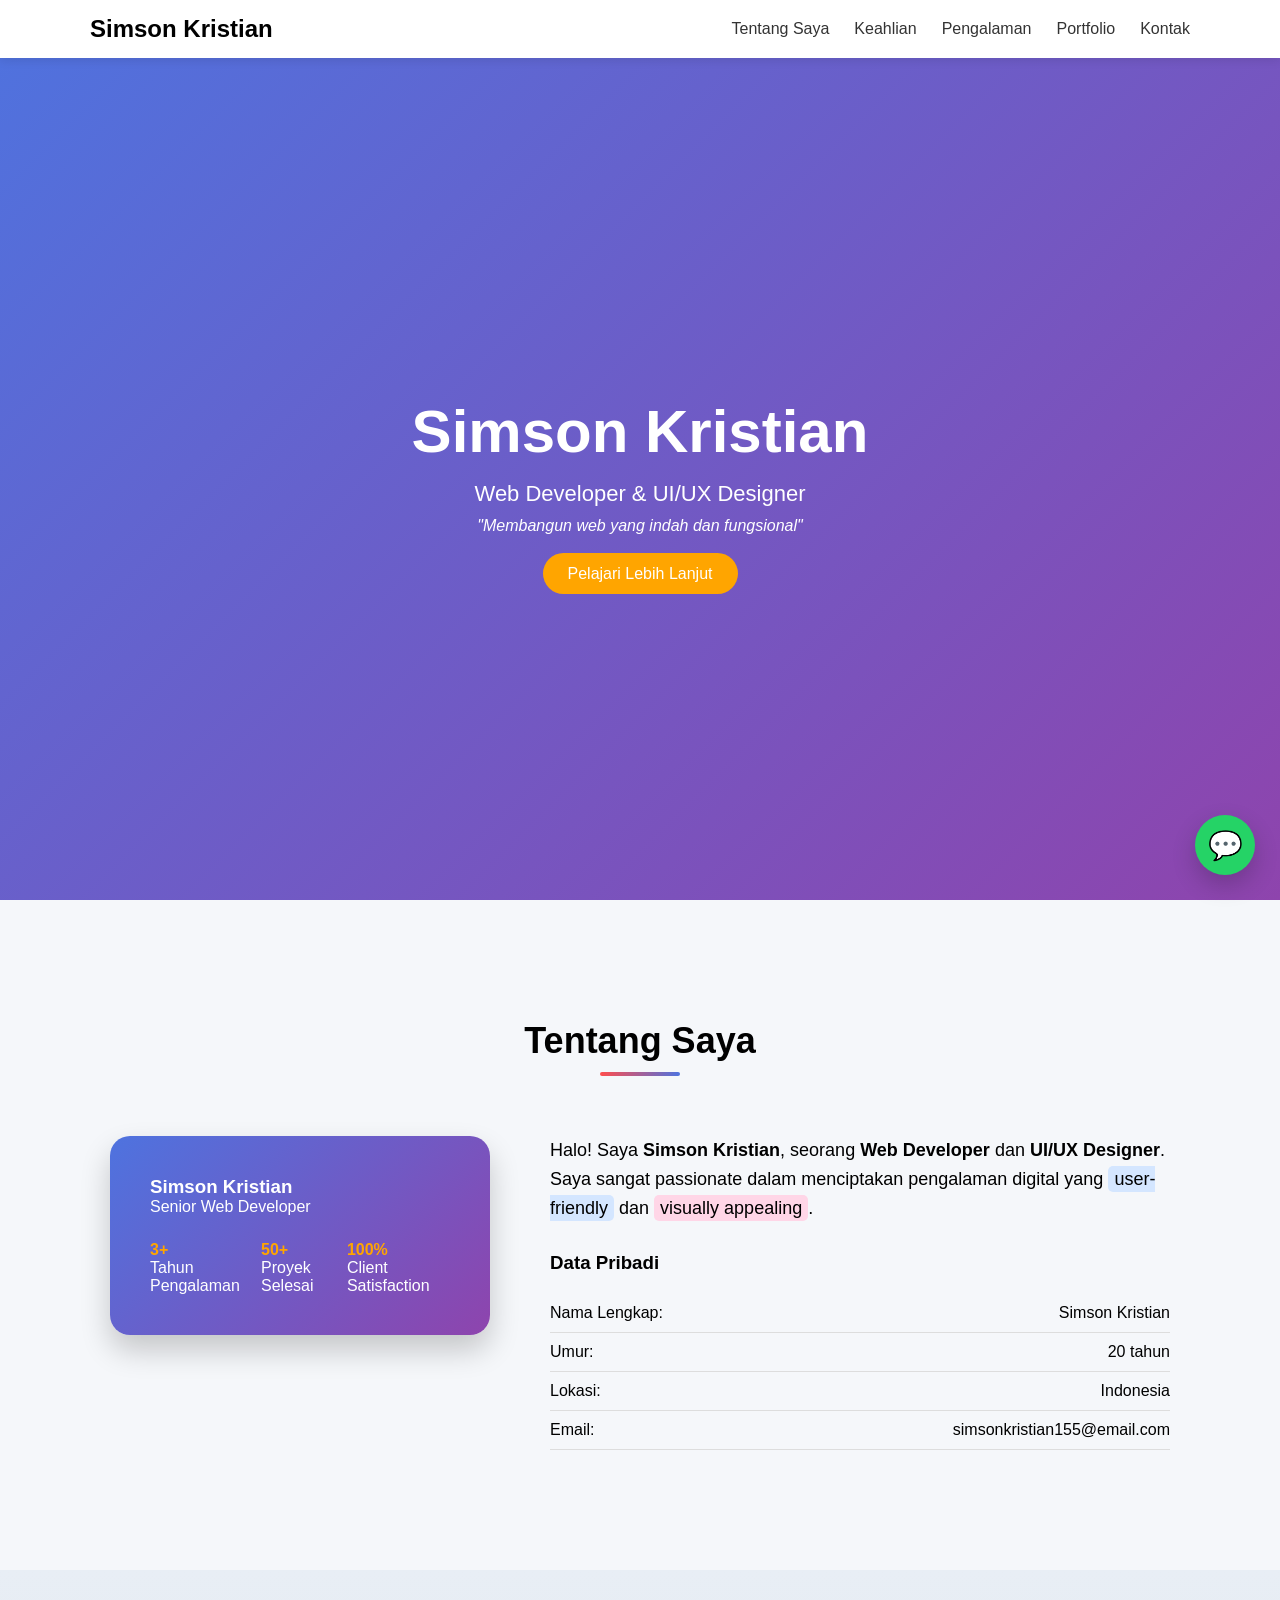
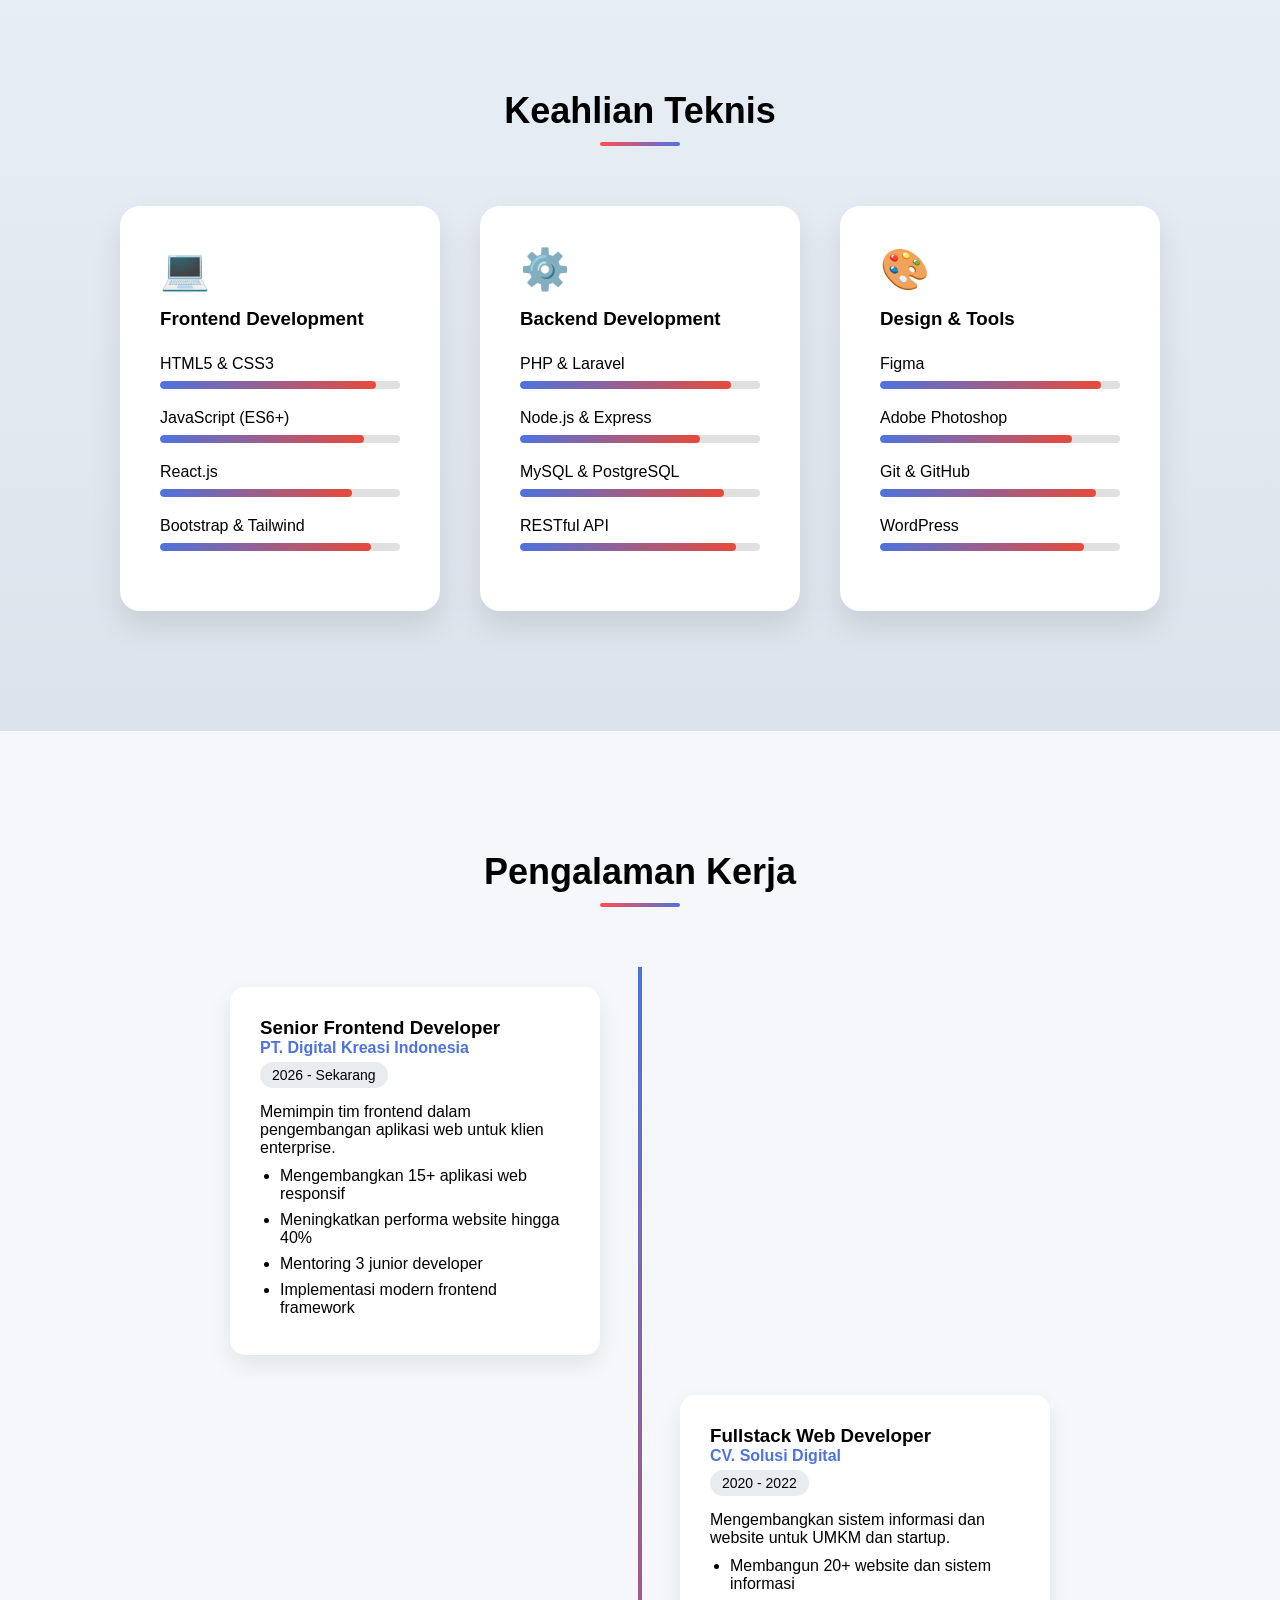
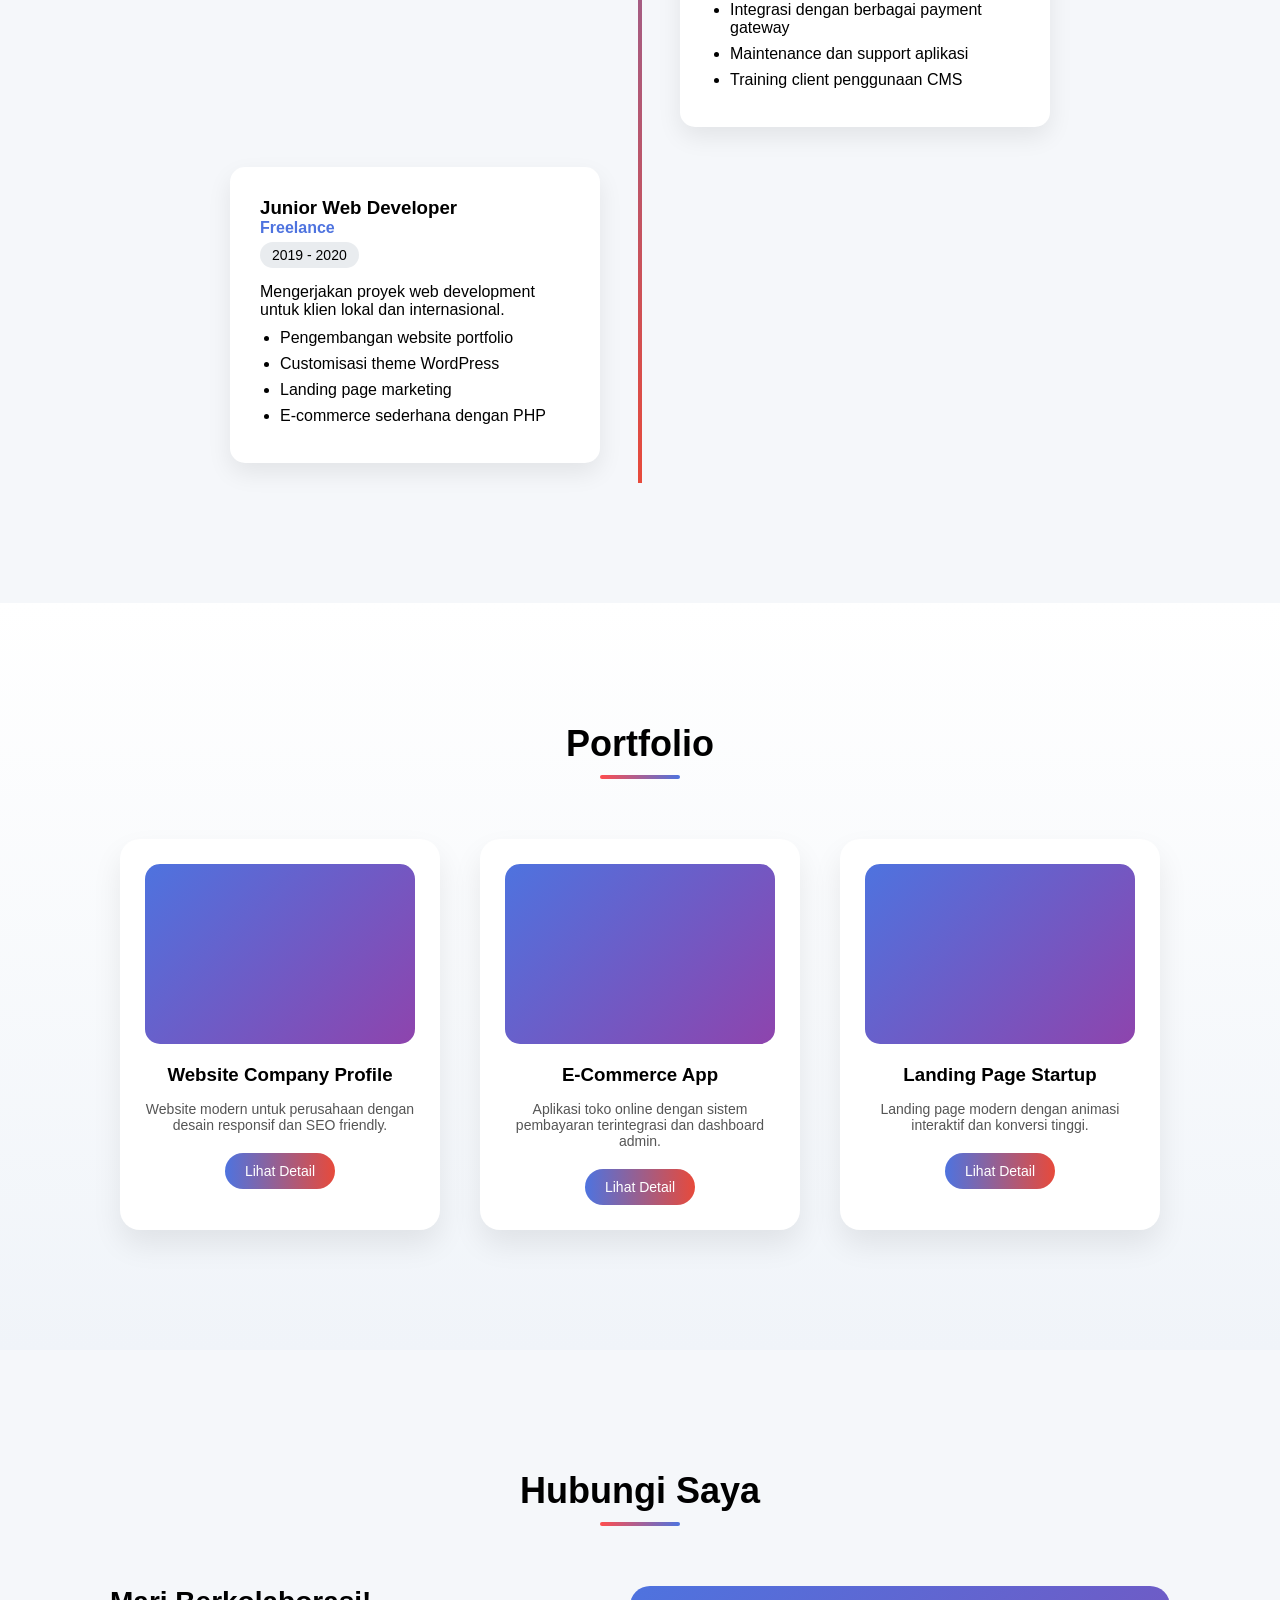
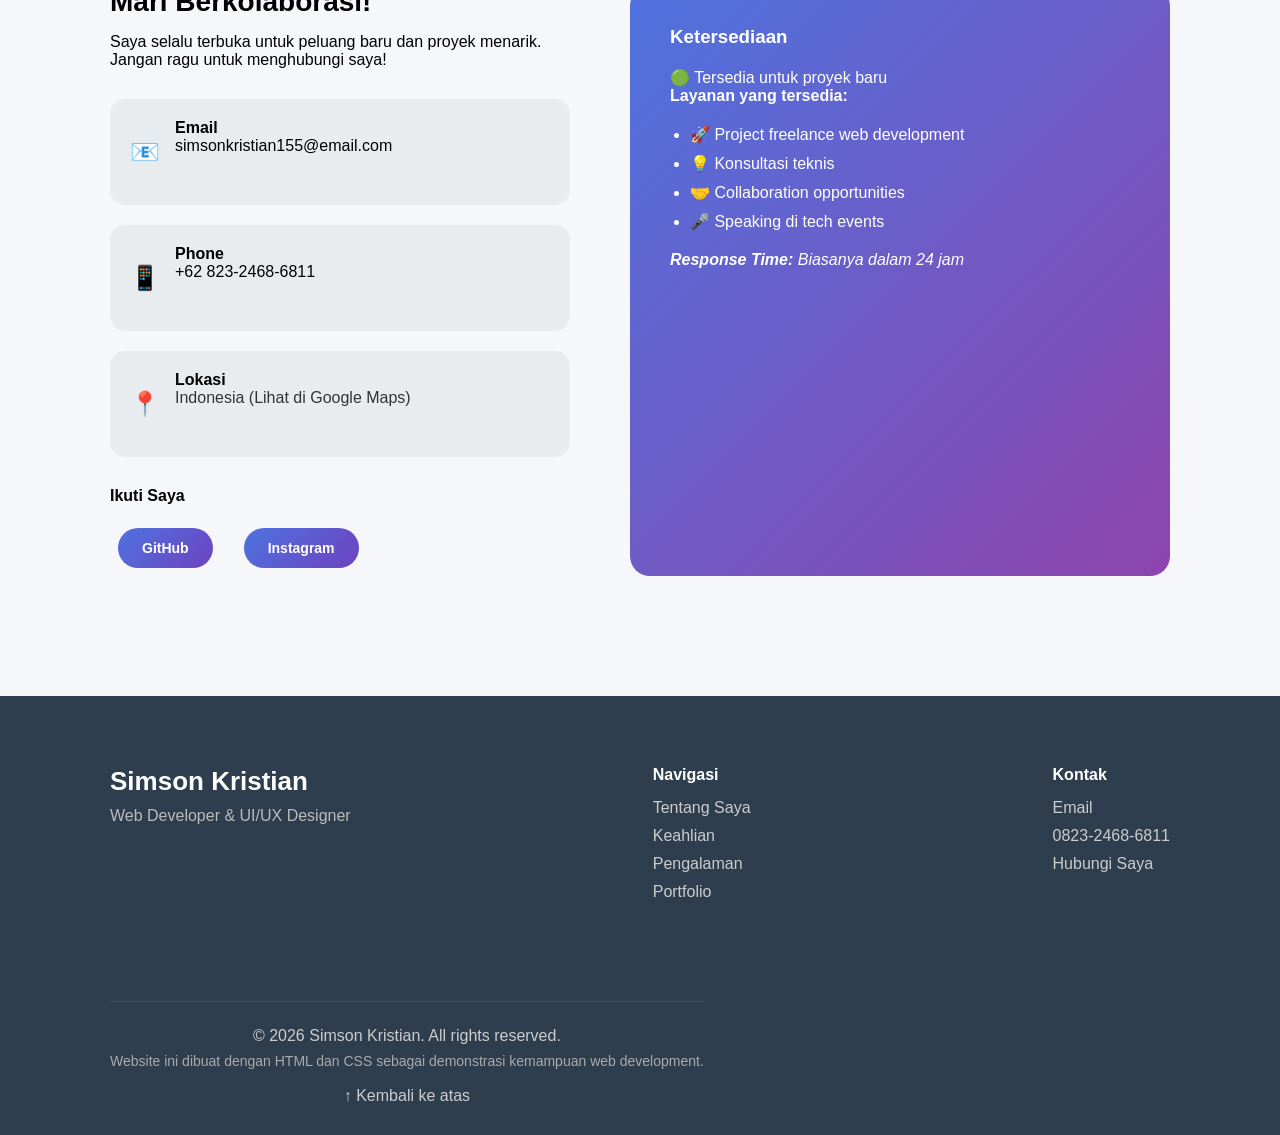
<file: index.html>
<!DOCTYPE html>
<html lang="id">
<head>
    <meta charset="UTF-8">
    <title>Simson Kristian</title>
    <meta name="viewport" content="width=device-width, initial-scale=1.0">
    <link rel="stylesheet" href="style.css">
</head>
<body>

<!-- NAVBAR -->
<nav class="navbar">
    <div class="container nav-container">
        <h2 class="logo">Simson Kristian</h2>
        <ul class="nav-links">
            <li><a href="#about">Tentang Saya</a></li>
            <li><a href="#skills">Keahlian</a></li>
            <li><a href="#pengalaman">Pengalaman</a></li>
            <li><a href="#portfolio">Portfolio</a></li>
            <li><a href="#kontak">Kontak</a></li>
        </ul>
    </div>
</nav>

<!-- HERO -->
<section class="hero">
    <div class="hero-content">
        <h1>Simson Kristian</h1>
        <p class="subtitle">Web Developer & UI/UX Designer</p>
        <p class="quote">"Membangun web yang indah dan fungsional"</p>
        <a href="#about" class="btn">Pelajari Lebih Lanjut</a>
    </div>
</section>

<!-- ABOUT FULL -->
<section class="about" id="about">
    <div class="container">

        <h2 class="section-title">Tentang Saya</h2>

        <div class="about-wrapper">

            <!-- CARD KIRI -->
            <div class="about-card">
                <h3>Simson Kristian</h3>
                <p>Senior Web Developer</p>

                <div class="stats">
                    <div>
                        <h4>3+</h4>
                        <span>Tahun Pengalaman</span>
                    </div>
                    <div>
                        <h4>50+</h4>
                        <span>Proyek Selesai</span>
                    </div>
                    <div>
                        <h4>100%</h4>
                        <span>Client Satisfaction</span>
                    </div>
                </div>
            </div>

            <!-- TEXT + DATA -->
            <div class="about-right">

                <div class="about-text">
                    <p>
                        Halo! Saya <strong>Simson Kristian</strong>, seorang 
                        <strong>Web Developer</strong> dan 
                        <strong>UI/UX Designer</strong>.
                    </p>

                    <p>
                        Saya sangat passionate dalam menciptakan pengalaman digital 
                        yang <span class="highlight">user-friendly</span> dan 
                        <span class="highlight2">visually appealing</span>.
                    </p>
                </div>

                <!-- DATA PRIBADI -->
                <div class="data-pribadi">
                    <h3>Data Pribadi</h3>

                    <div class="data-row">
                        <span>Nama Lengkap:</span>
                        <span>Simson Kristian</span>
                    </div>

                    <div class="data-row">
                        <span>Umur:</span>
                        <span>20 tahun</span>
                    </div>

                    <div class="data-row">
                        <span>Lokasi:</span>
                        <span>Indonesia</span>
                    </div>

                    <div class="data-row">
                        <span>Email:</span>
                        <span>simsonkristian155@email.com</span>
                    </div>

                </div>

            </div>

        </div>

    </div>
</section>
<section class="skills" id="skills">
    <div class="container">
        <h2 class="section-title">Keahlian Teknis</h2>

        <div class="skills-wrapper">

            <!-- FRONTEND -->
            <div class="skill-card">
                <div class="icon">💻</div>
                <h3>Frontend Development</h3>

                <div class="skill">
                    <p>HTML5 & CSS3</p>
                    <div class="progress"><span style="width:90%"></span></div>
                </div>

                <div class="skill">
                    <p>JavaScript (ES6+)</p>
                    <div class="progress"><span style="width:85%"></span></div>
                </div>

                <div class="skill">
                    <p>React.js</p>
                    <div class="progress"><span style="width:80%"></span></div>
                </div>

                <div class="skill">
                    <p>Bootstrap & Tailwind</p>
                    <div class="progress"><span style="width:88%"></span></div>
                </div>
            </div>

            <!-- BACKEND -->
            <div class="skill-card">
                <div class="icon">⚙️</div>
                <h3>Backend Development</h3>

                <div class="skill">
                    <p>PHP & Laravel</p>
                    <div class="progress"><span style="width:88%"></span></div>
                </div>

                <div class="skill">
                    <p>Node.js & Express</p>
                    <div class="progress"><span style="width:75%"></span></div>
                </div>

                <div class="skill">
                    <p>MySQL & PostgreSQL</p>
                    <div class="progress"><span style="width:85%"></span></div>
                </div>

                <div class="skill">
                    <p>RESTful API</p>
                    <div class="progress"><span style="width:90%"></span></div>
                </div>
            </div>

            <!-- DESIGN -->
            <div class="skill-card">
                <div class="icon">🎨</div>
                <h3>Design & Tools</h3>

                <div class="skill">
                    <p>Figma</p>
                    <div class="progress"><span style="width:92%"></span></div>
                </div>

                <div class="skill">
                    <p>Adobe Photoshop</p>
                    <div class="progress"><span style="width:80%"></span></div>
                </div>

                <div class="skill">
                    <p>Git & GitHub</p>
                    <div class="progress"><span style="width:90%"></span></div>
                </div>

                <div class="skill">
                    <p>WordPress</p>
                    <div class="progress"><span style="width:85%"></span></div>
                </div>
            </div>

        </div>
    </div>
</section>
<section class="experience" id="pengalaman">
    <div class="container">
        <h2 class="section-title">Pengalaman Kerja</h2>

        <div class="timeline">

            <!-- Item 1 -->
            <div class="timeline-item left">
                <div class="timeline-content">
                    <h3>Senior Frontend Developer</h3>
                    <span class="company">PT. Digital Kreasi Indonesia</span>
                    <span class="year">2026 - Sekarang</span>
                    <p>Memimpin tim frontend dalam pengembangan aplikasi web untuk klien enterprise.</p>
                    <ul>
                        <li>Mengembangkan 15+ aplikasi web responsif</li>
                        <li>Meningkatkan performa website hingga 40%</li>
                        <li>Mentoring 3 junior developer</li>
                        <li>Implementasi modern frontend framework</li>
                    </ul>
                </div>
            </div>

            <!-- Item 2 -->
            <div class="timeline-item right">
                <div class="timeline-content">
                    <h3>Fullstack Web Developer</h3>
                    <span class="company">CV. Solusi Digital</span>
                    <span class="year">2020 - 2022</span>
                    <p>Mengembangkan sistem informasi dan website untuk UMKM dan startup.</p>
                    <ul>
                        <li>Membangun 20+ website dan sistem informasi</li>
                        <li>Integrasi dengan berbagai payment gateway</li>
                        <li>Maintenance dan support aplikasi</li>
                        <li>Training client penggunaan CMS</li>
                    </ul>
                </div>
            </div>

            <!-- Item 3 -->
            <div class="timeline-item left">
                <div class="timeline-content">
                    <h3>Junior Web Developer</h3>
                    <span class="company">Freelance</span>
                    <span class="year">2019 - 2020</span>
                    <p>Mengerjakan proyek web development untuk klien lokal dan internasional.</p>
                    <ul>
                        <li>Pengembangan website portfolio</li>
                        <li>Customisasi theme WordPress</li>
                        <li>Landing page marketing</li>
                        <li>E-commerce sederhana dengan PHP</li>
                    </ul>
                </div>
            </div>

        </div>
    </div>
</section>
<!-- PORTFOLIO -->
<section class="portfolio" id="portfolio">
    <div class="container">
        <h2 class="section-title">Portfolio</h2>

        <div class="portfolio-wrapper">

            <!-- Project 1 -->
            <div class="portfolio-card">
                <div class="portfolio-img"></div>
                <h3>Website Company Profile</h3>
                <p>Website modern untuk perusahaan dengan desain responsif dan SEO friendly.</p>
                <a href="#" class="portfolio-btn">Lihat Detail</a>
            </div>

            <!-- Project 2 -->
            <div class="portfolio-card">
                <div class="portfolio-img"></div>
                <h3>E-Commerce App</h3>
                <p>Aplikasi toko online dengan sistem pembayaran terintegrasi dan dashboard admin.</p>
                <a href="#" class="portfolio-btn">Lihat Detail</a>
            </div>

            <!-- Project 3 -->
            <div class="portfolio-card">
                <div class="portfolio-img"></div>
                <h3>Landing Page Startup</h3>
                <p>Landing page modern dengan animasi interaktif dan konversi tinggi.</p>
                <a href="#" class="portfolio-btn">Lihat Detail</a>
            </div>

        </div>
    </div>
</section>
            <!-- CONTACT SECTION -->
<section class="contact" id="kontak">
    <div class="container">
        <h2 class="section-title">Hubungi Saya</h2>

        <div class="contact-wrapper">

            <!-- LEFT SIDE -->
            <div class="contact-left">
                <h3>Mari Berkolaborasi!</h3>
                <p>Saya selalu terbuka untuk peluang baru dan proyek menarik. Jangan ragu untuk menghubungi saya!</p>

                <div class="contact-box">
                    <span>📧</span>
                    <div>
                        <h4>Email</h4>
                        <p>simsonkristian155@email.com</p>
                    </div>
                </div>

                <div class="contact-box">
                    <span>📱</span>
                    <div>
                        <h4>Phone</h4>
                        <p>+62 823-2468-6811</p>
                    </div>
                </div>

                <div class="contact-box">
                    <span>📍</span>
                    <div>
                        <h4>Lokasi</h4>
                        <p>
                            <a href="https://maps.app.goo.gl/Kqv9KSPCWL1wsiiz9?g_st=iw"
                               target="_blank"
                               rel="noopener noreferrer">
                               Indonesia (Lihat di Google Maps)
                            </a>
                        </p>
                    </div>
                </div>

                <h4 class="follow-title">Ikuti Saya</h4>

                <div class="social-buttons">
                    <a href="https://github.com/simsonkristian155-cloud"
                       class="social-btn"
                       target="_blank"
                       rel="noopener noreferrer">
                       GitHub
                    </a>

                    <a href="https://instagram.com/kirtsiannn"
                       class="social-btn"
                       target="_blank"
                       rel="noopener noreferrer">
                       Instagram
                    </a>
                </div>
            </div>

            <!-- RIGHT SIDE -->
            <div class="contact-right">
                <h3>Ketersediaan</h3>

                <p class="status">🟢 Tersedia untuk proyek baru</p>

                <h4>Layanan yang tersedia:</h4>
                <ul>
                    <li>🚀 Project freelance web development</li>
                    <li>💡 Konsultasi teknis</li>
                    <li>🤝 Collaboration opportunities</li>
                    <li>🎤 Speaking di tech events</li>
                </ul>

                <p class="response-time">
                    <strong>Response Time:</strong> Biasanya dalam 24 jam
                </p>
            </div>

        </div>
    </div>
</section>

<!-- FOOTER -->
<footer class="footer">

    <div class="container footer-wrapper">

        <!-- LEFT -->
        <div class="footer-left">
            <h3>Simson Kristian</h3>
            <p>Web Developer & UI/UX Designer</p>
        </div>

        <!-- NAVIGATION -->
        <div class="footer-nav">
            <h4>Navigasi</h4>
            <ul>
                <li><a href="#about">Tentang Saya</a></li>
                <li><a href="#skills">Keahlian</a></li>
                <li><a href="#pengalaman">Pengalaman</a></li>
                <li><a href="#portfolio">Portfolio</a></li>
            </ul>
        </div>

<!-- CONTACT -->
<div class="footer-contact">
    <h4>Kontak</h4>
    <ul>
        <li>
            <a href="mailto:simsonkristian155@email.com">
                Email
            </a>
        </li>

        <li>
            <a href="tel:+6282324686811">
                0823-2468-6811
            </a>
        </li>

        <li>
            <a href="https://wa.me/6282324686811?text=Halo%20Simson,%20saya%20ingin%20menghubungi%20Anda"
               target="_blank">
               Hubungi Saya
            </a>
        </li>
    </ul>
</div>

    <!-- FOOTER BOTTOM -->
    <div class="footer-bottom">
        <p>© 2026 Simson Kristian. All rights reserved.</p>
        <p class="footer-desc">
            Website ini dibuat dengan HTML dan CSS sebagai demonstrasi kemampuan web development.
        </p>

        <a href="#" class="back-top">↑ Kembali ke atas</a>
    </div>

<!-- FLOATING WHATSAPP BUTTON -->
<a href="https://wa.me/6282324686811?text=Halo%20Simson,%20saya%20tertarik%20dengan%20jasa%20Anda"
   class="floating-wa"
   target="_blank">
   💬
</a>
</body>
</html>
</file>
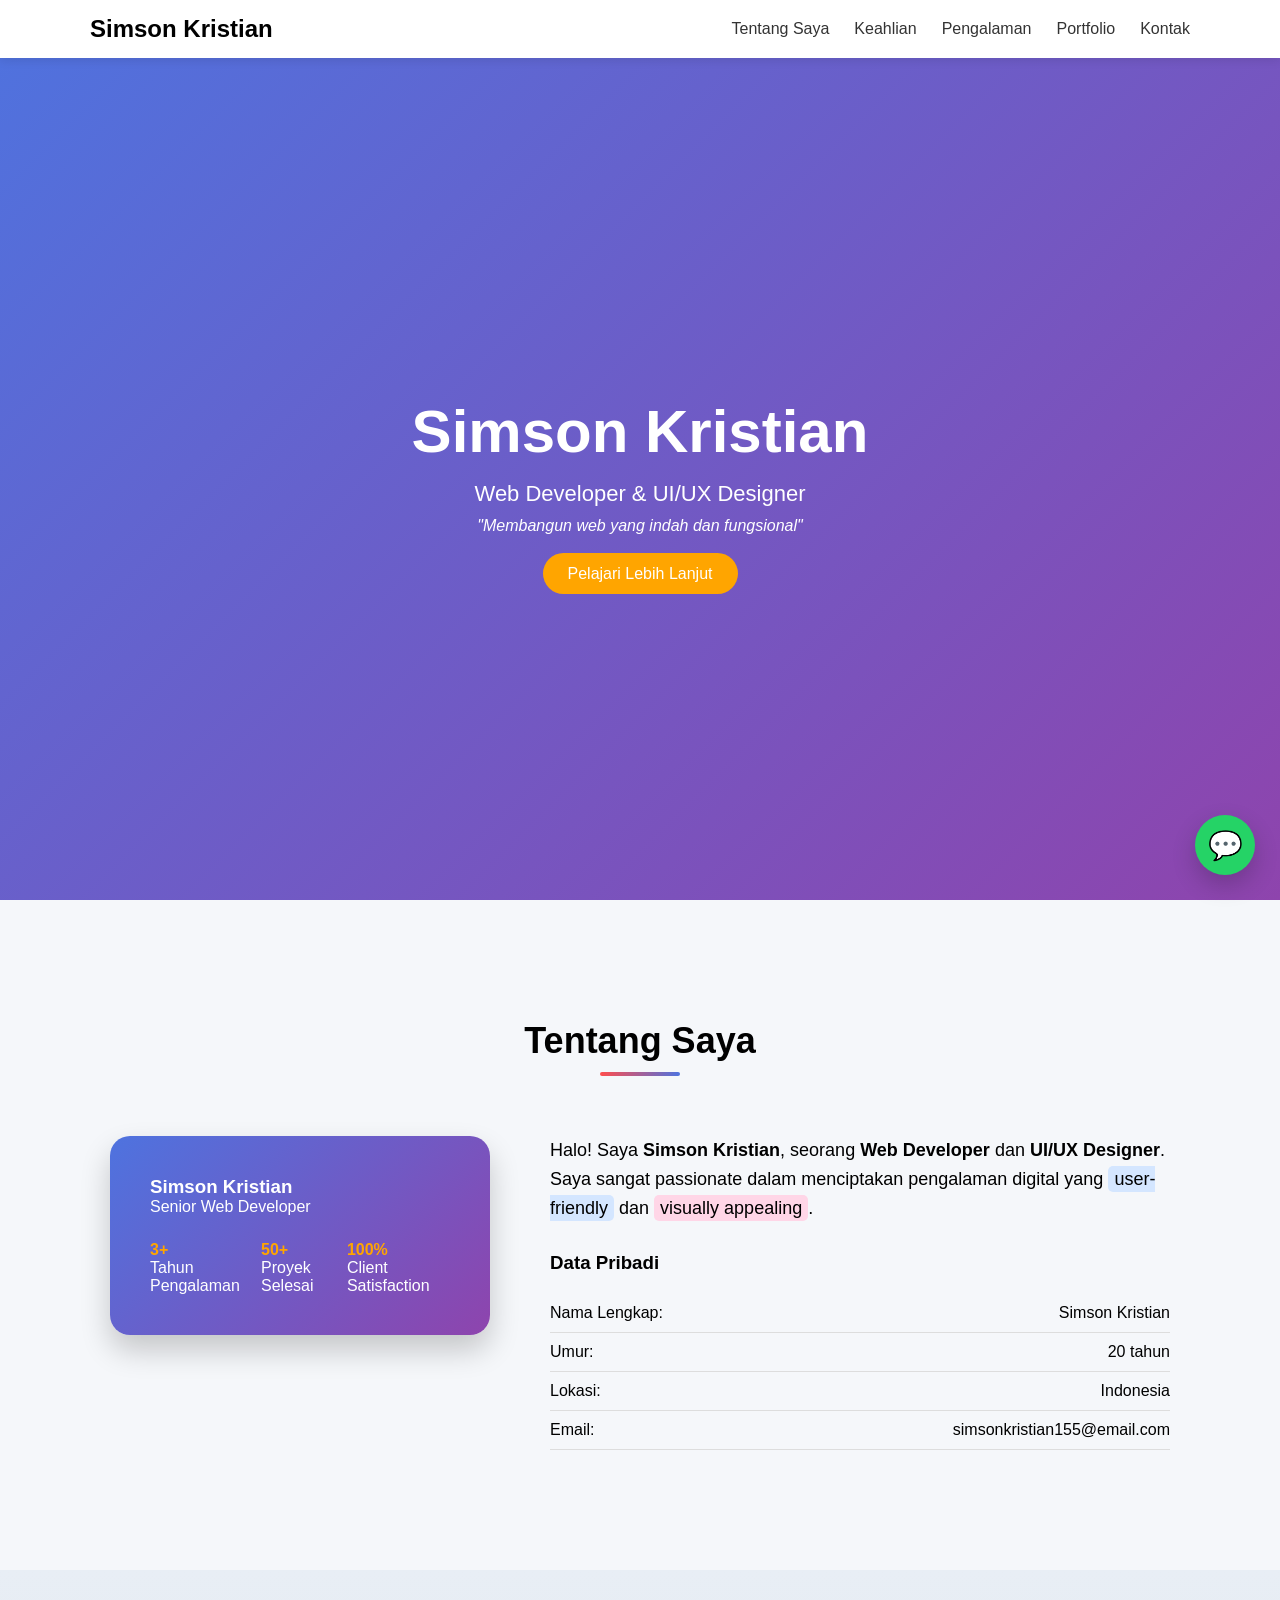
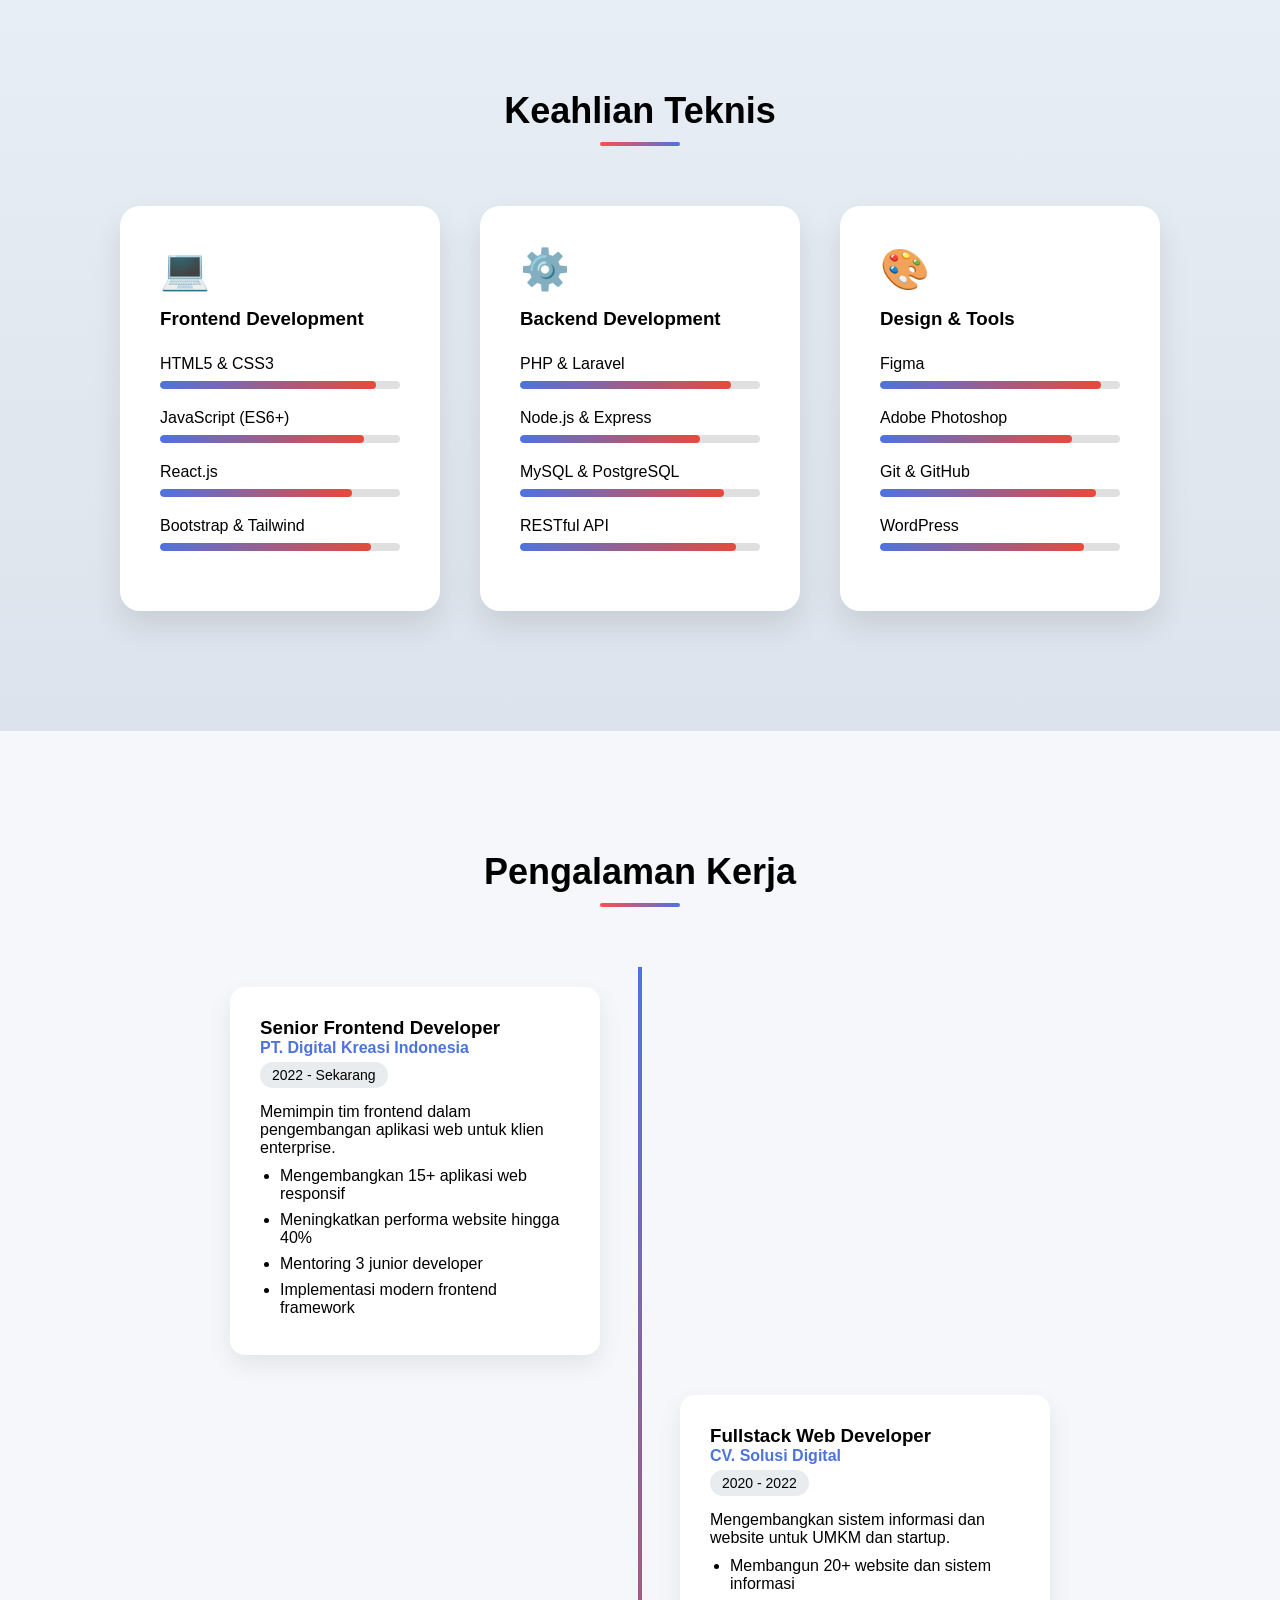
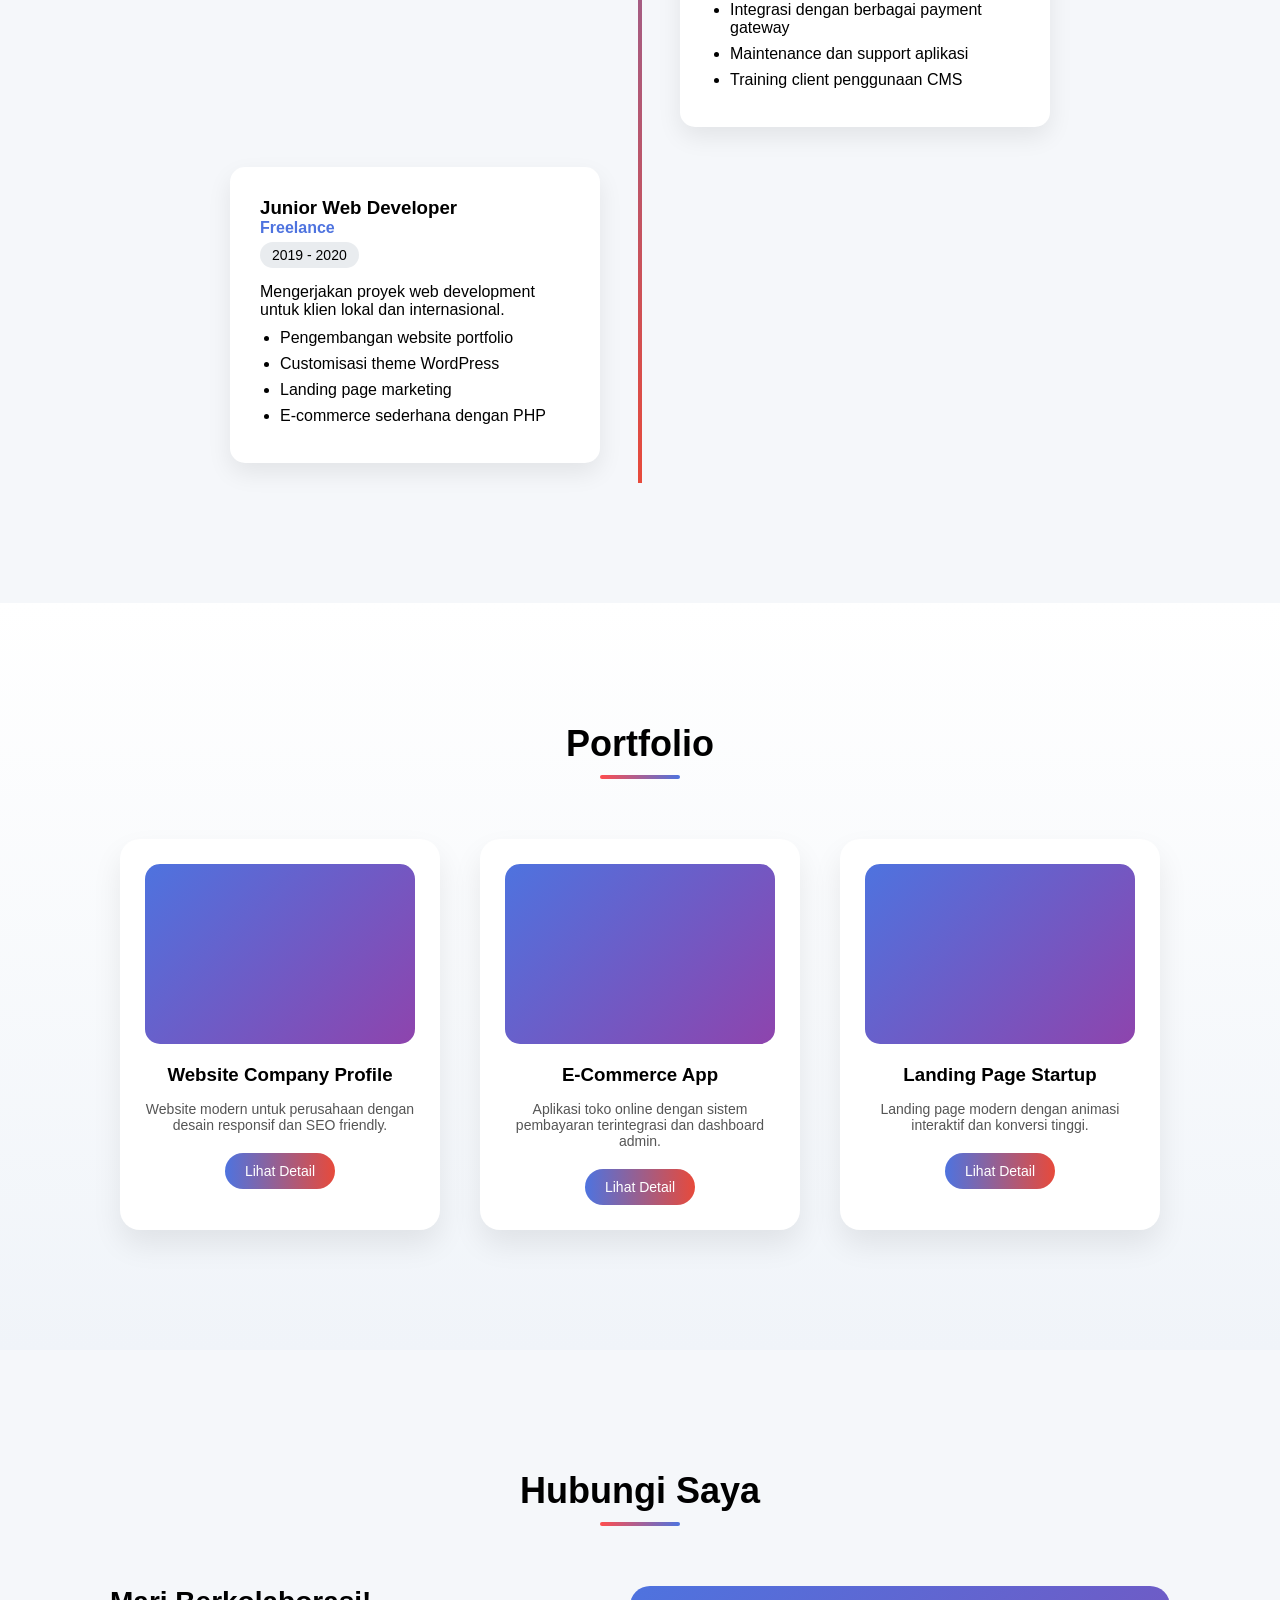
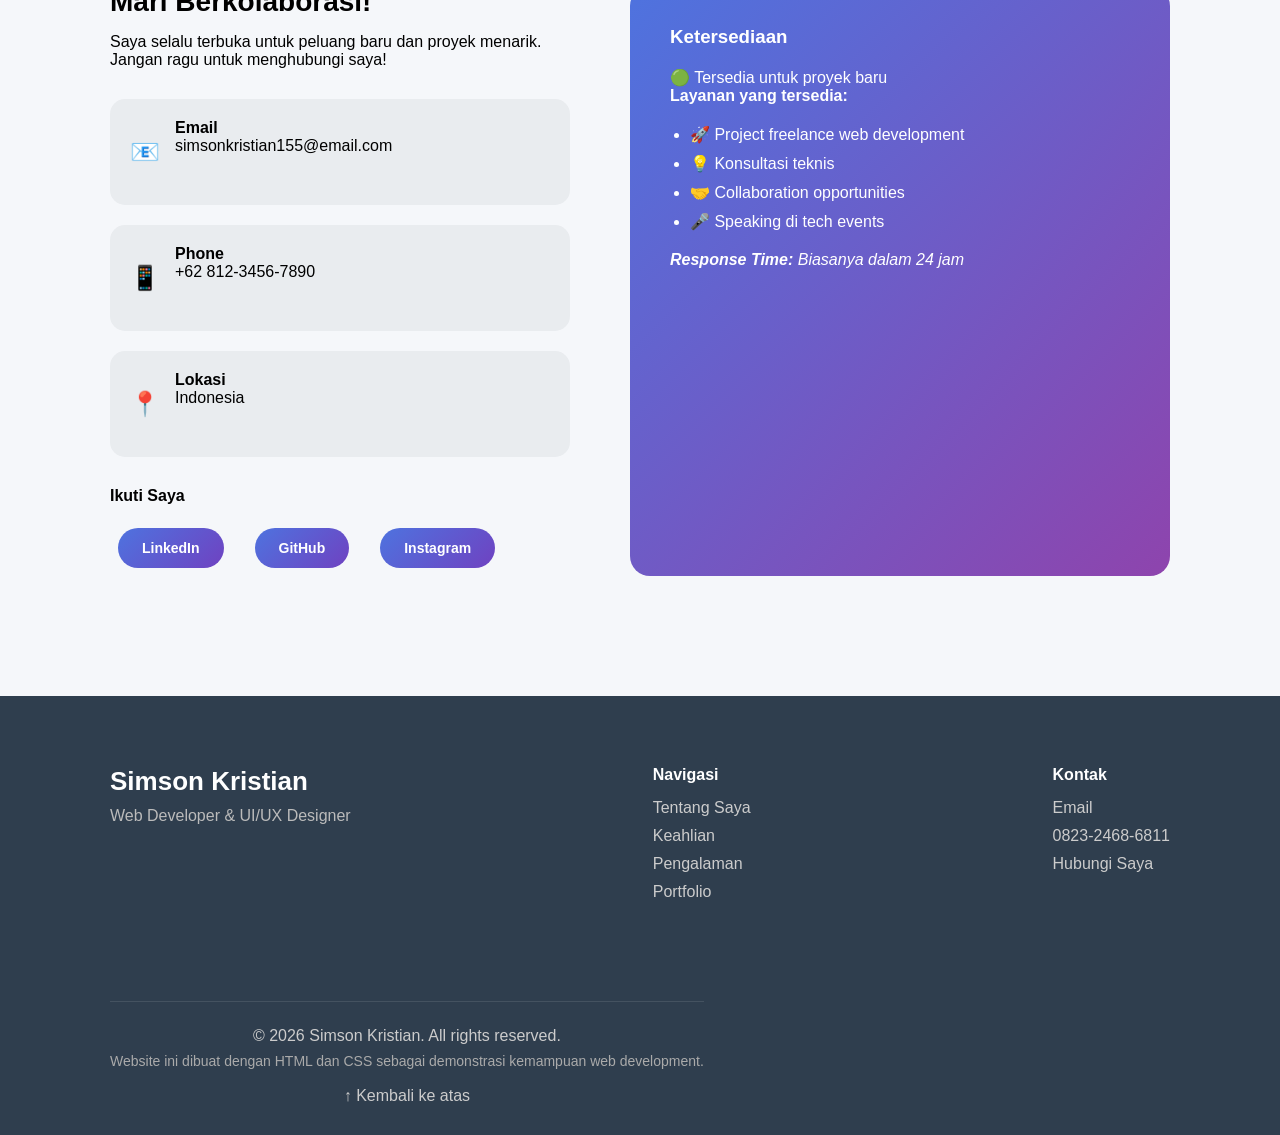
<file: SimsonKristian.html>
<!DOCTYPE html>
<html lang="id">
<head>
    <meta charset="UTF-8">
    <title>Simson Kristian</title>
    <meta name="viewport" content="width=device-width, initial-scale=1.0">
    <link rel="stylesheet" href="style.css">
</head>
<body>

<!-- NAVBAR -->
<nav class="navbar">
    <div class="container nav-container">
        <h2 class="logo">Simson Kristian</h2>
        <ul class="nav-links">
            <li><a href="#about">Tentang Saya</a></li>
            <li><a href="#skills">Keahlian</a></li>
            <li><a href="#pengalaman">Pengalaman</a></li>
            <li><a href="#portfolio">Portfolio</a></li>
            <li><a href="#kontak">Kontak</a></li>
        </ul>
    </div>
</nav>

<!-- HERO -->
<section class="hero">
    <div class="hero-content">
        <h1>Simson Kristian</h1>
        <p class="subtitle">Web Developer & UI/UX Designer</p>
        <p class="quote">"Membangun web yang indah dan fungsional"</p>
        <a href="#about" class="btn">Pelajari Lebih Lanjut</a>
    </div>
</section>

<!-- ABOUT FULL -->
<section class="about" id="about">
    <div class="container">

        <h2 class="section-title">Tentang Saya</h2>

        <div class="about-wrapper">

            <!-- CARD KIRI -->
            <div class="about-card">
                <h3>Simson Kristian</h3>
                <p>Senior Web Developer</p>

                <div class="stats">
                    <div>
                        <h4>3+</h4>
                        <span>Tahun Pengalaman</span>
                    </div>
                    <div>
                        <h4>50+</h4>
                        <span>Proyek Selesai</span>
                    </div>
                    <div>
                        <h4>100%</h4>
                        <span>Client Satisfaction</span>
                    </div>
                </div>
            </div>

            <!-- TEXT + DATA -->
            <div class="about-right">

                <div class="about-text">
                    <p>
                        Halo! Saya <strong>Simson Kristian</strong>, seorang 
                        <strong>Web Developer</strong> dan 
                        <strong>UI/UX Designer</strong>.
                    </p>

                    <p>
                        Saya sangat passionate dalam menciptakan pengalaman digital 
                        yang <span class="highlight">user-friendly</span> dan 
                        <span class="highlight2">visually appealing</span>.
                    </p>
                </div>

                <!-- DATA PRIBADI -->
                <div class="data-pribadi">
                    <h3>Data Pribadi</h3>

                    <div class="data-row">
                        <span>Nama Lengkap:</span>
                        <span>Simson Kristian</span>
                    </div>

                    <div class="data-row">
                        <span>Umur:</span>
                        <span>20 tahun</span>
                    </div>

                    <div class="data-row">
                        <span>Lokasi:</span>
                        <span>Indonesia</span>
                    </div>

                    <div class="data-row">
                        <span>Email:</span>
                        <span>simsonkristian155@email.com</span>
                    </div>

                </div>

            </div>

        </div>

    </div>
</section>
<section class="skills" id="skills">
    <div class="container">
        <h2 class="section-title">Keahlian Teknis</h2>

        <div class="skills-wrapper">

            <!-- FRONTEND -->
            <div class="skill-card">
                <div class="icon">💻</div>
                <h3>Frontend Development</h3>

                <div class="skill">
                    <p>HTML5 & CSS3</p>
                    <div class="progress"><span style="width:90%"></span></div>
                </div>

                <div class="skill">
                    <p>JavaScript (ES6+)</p>
                    <div class="progress"><span style="width:85%"></span></div>
                </div>

                <div class="skill">
                    <p>React.js</p>
                    <div class="progress"><span style="width:80%"></span></div>
                </div>

                <div class="skill">
                    <p>Bootstrap & Tailwind</p>
                    <div class="progress"><span style="width:88%"></span></div>
                </div>
            </div>

            <!-- BACKEND -->
            <div class="skill-card">
                <div class="icon">⚙️</div>
                <h3>Backend Development</h3>

                <div class="skill">
                    <p>PHP & Laravel</p>
                    <div class="progress"><span style="width:88%"></span></div>
                </div>

                <div class="skill">
                    <p>Node.js & Express</p>
                    <div class="progress"><span style="width:75%"></span></div>
                </div>

                <div class="skill">
                    <p>MySQL & PostgreSQL</p>
                    <div class="progress"><span style="width:85%"></span></div>
                </div>

                <div class="skill">
                    <p>RESTful API</p>
                    <div class="progress"><span style="width:90%"></span></div>
                </div>
            </div>

            <!-- DESIGN -->
            <div class="skill-card">
                <div class="icon">🎨</div>
                <h3>Design & Tools</h3>

                <div class="skill">
                    <p>Figma</p>
                    <div class="progress"><span style="width:92%"></span></div>
                </div>

                <div class="skill">
                    <p>Adobe Photoshop</p>
                    <div class="progress"><span style="width:80%"></span></div>
                </div>

                <div class="skill">
                    <p>Git & GitHub</p>
                    <div class="progress"><span style="width:90%"></span></div>
                </div>

                <div class="skill">
                    <p>WordPress</p>
                    <div class="progress"><span style="width:85%"></span></div>
                </div>
            </div>

        </div>
    </div>
</section>
<section class="experience" id="pengalaman">
    <div class="container">
        <h2 class="section-title">Pengalaman Kerja</h2>

        <div class="timeline">

            <!-- Item 1 -->
            <div class="timeline-item left">
                <div class="timeline-content">
                    <h3>Senior Frontend Developer</h3>
                    <span class="company">PT. Digital Kreasi Indonesia</span>
                    <span class="year">2022 - Sekarang</span>
                    <p>Memimpin tim frontend dalam pengembangan aplikasi web untuk klien enterprise.</p>
                    <ul>
                        <li>Mengembangkan 15+ aplikasi web responsif</li>
                        <li>Meningkatkan performa website hingga 40%</li>
                        <li>Mentoring 3 junior developer</li>
                        <li>Implementasi modern frontend framework</li>
                    </ul>
                </div>
            </div>

            <!-- Item 2 -->
            <div class="timeline-item right">
                <div class="timeline-content">
                    <h3>Fullstack Web Developer</h3>
                    <span class="company">CV. Solusi Digital</span>
                    <span class="year">2020 - 2022</span>
                    <p>Mengembangkan sistem informasi dan website untuk UMKM dan startup.</p>
                    <ul>
                        <li>Membangun 20+ website dan sistem informasi</li>
                        <li>Integrasi dengan berbagai payment gateway</li>
                        <li>Maintenance dan support aplikasi</li>
                        <li>Training client penggunaan CMS</li>
                    </ul>
                </div>
            </div>

            <!-- Item 3 -->
            <div class="timeline-item left">
                <div class="timeline-content">
                    <h3>Junior Web Developer</h3>
                    <span class="company">Freelance</span>
                    <span class="year">2019 - 2020</span>
                    <p>Mengerjakan proyek web development untuk klien lokal dan internasional.</p>
                    <ul>
                        <li>Pengembangan website portfolio</li>
                        <li>Customisasi theme WordPress</li>
                        <li>Landing page marketing</li>
                        <li>E-commerce sederhana dengan PHP</li>
                    </ul>
                </div>
            </div>

        </div>
    </div>
</section>
<!-- PORTFOLIO -->
<section class="portfolio" id="portfolio">
    <div class="container">
        <h2 class="section-title">Portfolio</h2>

        <div class="portfolio-wrapper">

            <!-- Project 1 -->
            <div class="portfolio-card">
                <div class="portfolio-img"></div>
                <h3>Website Company Profile</h3>
                <p>Website modern untuk perusahaan dengan desain responsif dan SEO friendly.</p>
                <a href="#" class="portfolio-btn">Lihat Detail</a>
            </div>

            <!-- Project 2 -->
            <div class="portfolio-card">
                <div class="portfolio-img"></div>
                <h3>E-Commerce App</h3>
                <p>Aplikasi toko online dengan sistem pembayaran terintegrasi dan dashboard admin.</p>
                <a href="#" class="portfolio-btn">Lihat Detail</a>
            </div>

            <!-- Project 3 -->
            <div class="portfolio-card">
                <div class="portfolio-img"></div>
                <h3>Landing Page Startup</h3>
                <p>Landing page modern dengan animasi interaktif dan konversi tinggi.</p>
                <a href="#" class="portfolio-btn">Lihat Detail</a>
            </div>

        </div>
    </div>
</section>
<!-- CONTACT SECTION -->
<section class="contact" id="kontak">
    <div class="container">
        <h2 class="section-title">Hubungi Saya</h2>

        <div class="contact-wrapper">

            <!-- LEFT SIDE -->
            <div class="contact-left">
                <h3>Mari Berkolaborasi!</h3>
                <p>Saya selalu terbuka untuk peluang baru dan proyek menarik. Jangan ragu untuk menghubungi saya!</p>

                <div class="contact-box">
                    <span>📧</span>
                    <div>
                        <h4>Email</h4>
                        <p>simsonkristian155@email.com</p>
                    </div>
                </div>

                <div class="contact-box">
                    <span>📱</span>
                    <div>
                        <h4>Phone</h4>
                        <p>+62 812-3456-7890</p>
                    </div>
                </div>

                <div class="contact-box">
                    <span>📍</span>
                    <div>
                        <h4>Lokasi</h4>
                        <p>Indonesia</p>
                    </div>
                </div>

                <h4 class="follow-title">Ikuti Saya</h4>

                <div class="social-buttons">
                    <a href="#" class="social-btn">LinkedIn</a>
                    <a href="#" class="social-btn">GitHub</a>
                    <a href="#" class="social-btn">Instagram</a>
                </div>
            </div>

            <!-- RIGHT SIDE -->
            <div class="contact-right">
                <h3>Ketersediaan</h3>

                <p class="status">🟢 Tersedia untuk proyek baru</p>

                <h4>Layanan yang tersedia:</h4>
                <ul>
                    <li>🚀 Project freelance web development</li>
                    <li>💡 Konsultasi teknis</li>
                    <li>🤝 Collaboration opportunities</li>
                    <li>🎤 Speaking di tech events</li>
                </ul>

                <p class="response-time"><strong>Response Time:</strong> Biasanya dalam 24 jam</p>
            </div>

        </div>
    </div>
</section>


<!-- FOOTER -->
<footer class="footer">

    <div class="container footer-wrapper">

        <!-- LEFT -->
        <div class="footer-left">
            <h3>Simson Kristian</h3>
            <p>Web Developer & UI/UX Designer</p>
        </div>

        <!-- NAVIGATION -->
        <div class="footer-nav">
            <h4>Navigasi</h4>
            <ul>
                <li><a href="#about">Tentang Saya</a></li>
                <li><a href="#skills">Keahlian</a></li>
                <li><a href="#pengalaman">Pengalaman</a></li>
                <li><a href="#portfolio">Portfolio</a></li>
            </ul>
        </div>

<!-- CONTACT -->
<div class="footer-contact">
    <h4>Kontak</h4>
    <ul>
        <li>
            <a href="mailto:simsonkristian155@email.com">
                Email
            </a>
        </li>

        <li>
            <a href="tel:+6282324686811">
                0823-2468-6811
            </a>
        </li>

        <li>
            <a href="https://wa.me/6282324686811?text=Halo%20Simson,%20saya%20ingin%20menghubungi%20Anda"
               target="_blank">
               Hubungi Saya
            </a>
        </li>
    </ul>
</div>

    <!-- FOOTER BOTTOM -->
    <div class="footer-bottom">
        <p>© 2026 Simson Kristian. All rights reserved.</p>
        <p class="footer-desc">
            Website ini dibuat dengan HTML dan CSS sebagai demonstrasi kemampuan web development.
        </p>

        <a href="#" class="back-top">↑ Kembali ke atas</a>
    </div>

<!-- FLOATING WHATSAPP BUTTON -->
<a href="https://wa.me/6282324686811?text=Halo%20Simson,%20saya%20tertarik%20dengan%20jasa%20Anda"
   class="floating-wa"
   target="_blank">
   💬
</a>
</body>
</html>
</file>
<file: style.css>
/* ===============================
   RESET
=================================*/
*{
    margin:0;
    padding:0;
    box-sizing:border-box;
}

html{
    scroll-behavior:smooth;
}

body{
    font-family:Arial, sans-serif;
}

/* ===============================
   CONTAINER
=================================*/
.container{
    max-width:1100px;
    margin:auto;
    padding:0 20px;
}

/* ===============================
   NAVBAR
=================================*/
.navbar{
    position:fixed;
    width:100%;
    background:white;
    box-shadow:0 2px 10px rgba(0,0,0,0.1);
    z-index:1000;
}

.nav-container{
    display:flex;
    justify-content:space-between;
    align-items:center;
    padding:15px 0;
}

.nav-links{
    list-style:none;
    display:flex;
    gap:25px;
}

.nav-links a{
    text-decoration:none;
    color:#333;
    font-weight:500;
}

/* ===============================
   HERO
=================================*/
.hero{
    height:100vh;
    display:flex;
    justify-content:center;
    align-items:center;
    text-align:center;
    padding-top:80px;
    color:white;
    background:linear-gradient(135deg,#4e73df,#8e44ad);
}

.hero-content h1{
    font-size:60px;
    margin-bottom:15px;
}

.subtitle{
    font-size:22px;
    margin-bottom:10px;
}

.quote{
    font-style:italic;
    margin-bottom:30px;
}

.btn{
    background:orange;
    padding:12px 25px;
    border-radius:30px;
    color:white;
    text-decoration:none;
}

/* ===============================
   SECTION TITLE
=================================*/
.section-title{
    text-align:center;
    font-size:36px;
    margin-bottom:60px;
    position:relative;
}

.section-title::after{
    content:"";
    width:80px;
    height:4px;
    background:linear-gradient(to right,#ff4d4d,#4e73df);
    display:block;
    margin:10px auto 0;
    border-radius:5px;
}

/* ===============================
   ABOUT SECTION
=================================*/
.about{
    padding:120px 0;
    background:#f5f7fa;
}

.about-wrapper{
    display:flex;
    gap:60px;
    align-items:flex-start;
    flex-wrap:wrap;
}

.about-card{
    background:linear-gradient(135deg,#4e73df,#8e44ad);
    color:white;
    padding:40px;
    border-radius:20px;
    width:380px;
    box-shadow:0 15px 30px rgba(0,0,0,0.2);
}

.stats{
    display:flex;
    justify-content:space-between;
    margin-top:25px;
}

.stats h4{
    color:orange;
}

.about-right{
    flex:1;
}

.about-text{
    font-size:18px;
    line-height:1.6;
    margin-bottom:30px;
}

.highlight{
    background:#d4e6ff;
    padding:3px 6px;
    border-radius:5px;
}

.highlight2{
    background:#ffd6e7;
    padding:3px 6px;
    border-radius:5px;
}

/* DATA PRIBADI */
.data-pribadi h3{
    margin-bottom:20px;
}

.data-row{
    display:flex;
    justify-content:space-between;
    padding:10px 0;
    border-bottom:1px solid #ddd;
}

/* ===============================
   SKILLS SECTION
=================================*/
.skills{
    padding:120px 0;
    background:linear-gradient(to bottom,#e8eef5,#dce3ec);
}

.skills-wrapper{
    display:flex;
    justify-content:center;
    gap:40px;
    flex-wrap:wrap;
}

.skill-card{
    background:white;
    padding:40px;
    border-radius:20px;
    width:320px;
    box-shadow:0 15px 30px rgba(0,0,0,0.1);
    transition:0.3s;
}

.skill-card:hover{
    transform:translateY(-10px);
}

.skill-card h3{
    margin:15px 0 25px;
}

.icon{
    font-size:40px;
}

.skill{
    margin-bottom:20px;
}

.skill p{
    margin-bottom:8px;
    font-weight:500;
}

.progress{
    height:8px;
    background:#e0e0e0;
    border-radius:10px;
    overflow:hidden;
}

.progress span{
    display:block;
    height:100%;
    background:linear-gradient(to right,#4e73df,#e74a3b);
    border-radius:10px;
}

/* ===============================
   EXPERIENCE SECTION
=================================*/
.experience{
    padding:120px 0;
    background:#f5f7fa;
}

.timeline{
    position:relative;
    max-width:900px;
    margin:auto;
}

.timeline::after{
    content:"";
    position:absolute;
    width:4px;
    background:linear-gradient(to bottom,#4e73df,#e74a3b);
    top:0;
    bottom:0;
    left:50%;
    margin-left:-2px;
}

.timeline-item{
    padding:20px 40px;
    position:relative;
    width:50%;
}

.timeline-item.left{
    left:0;
}

.timeline-item.right{
    left:50%;
}

.timeline-content{
    background:white;
    padding:30px;
    border-radius:15px;
    box-shadow:0 10px 25px rgba(0,0,0,0.08);
}

.company{
    display:block;
    font-weight:bold;
    color:#4e73df;
    margin-bottom:5px;
}

.year{
    display:inline-block;
    background:#e9ecef;
    padding:5px 12px;
    border-radius:20px;
    font-size:14px;
    margin-bottom:15px;
}

.timeline-content ul{
    margin-top:10px;
    padding-left:20px;
}

.timeline-content ul li{
    margin-bottom:8px;
}

/* ===============================
   RESPONSIVE
=================================*/
@media screen and (max-width:768px){

    .about-wrapper{
        flex-direction:column;
    }

    .timeline::after{
        left:20px;
    }

    .timeline-item{
        width:100%;
        padding-left:60px;
        padding-right:25px;
    }

    .timeline-item.right{
        left:0;
    }
}

/* ===============================
   PORTFOLIO SECTION
=================================*/

.portfolio {
    padding: 120px 0;
    background: linear-gradient(to bottom, #ffffff, #f0f4f9);
}

.portfolio-wrapper {
    display: flex;
    gap: 40px;
    justify-content: center;
    flex-wrap: wrap;
}

.portfolio-card {
    background: white;
    width: 320px;
    padding: 25px;
    border-radius: 20px;
    box-shadow: 0 15px 30px rgba(0,0,0,0.08);
    transition: 0.3s ease;
    text-align: center;
}

.portfolio-card:hover {
    transform: translateY(-10px);
}

.portfolio-img {
    height: 180px;
    background: linear-gradient(135deg,#4e73df,#8e44ad);
    border-radius: 15px;
    margin-bottom: 20px;
}

.portfolio-card h3 {
    margin-bottom: 15px;
}

.portfolio-card p {
    font-size: 14px;
    margin-bottom: 20px;
    color: #555;
}

.portfolio-btn {
    display: inline-block;
    padding: 10px 20px;
    border-radius: 25px;
    background: linear-gradient(90deg,#4e73df,#e74a3b);
    color: white;
    text-decoration: none;
    font-size: 14px;
}

.portfolio-btn:hover {
    opacity: 0.9;
}

/* ===============================
   CONTACT SECTION
=================================*/

.contact {
    padding: 120px 0;
    background: #f5f7fa;
}

.contact-wrapper {
    display: flex;
    gap: 60px;
    flex-wrap: wrap;
}

.contact-left {
    flex: 1;
}

.contact-left h3 {
    margin-bottom: 15px;
    font-size: 28px;
}

.contact-left p {
    margin-bottom: 30px;
}

.contact-box {
    display: flex;
    gap: 15px;
    align-items: center;
    background: #e9ecef;
    padding: 20px;
    border-radius: 15px;
    margin-bottom: 20px;
}

.contact-box span {
    font-size: 24px;
}

.follow-title {
    margin-top: 30px;
    margin-bottom: 15px;
}

.social-buttons {
    display: flex;
    gap: 15px;
}

.social-btn {
    padding: 10px 20px;
    border-radius: 25px;
    background: linear-gradient(90deg,#4e73df,#8e44ad);
    color: white;
    text-decoration: none;
    font-size: 14px;
}

.social-btn:hover {
    opacity: 0.9;
}

/* RIGHT SIDE */

.contact-right {
    flex: 1;
    background: linear-gradient(135deg,#4e73df,#8e44ad);
    color: white;
    padding: 40px;
    border-radius: 20px;
}

.contact-right h3 {
    margin-bottom: 20px;
}

.contact-right ul {
    margin: 20px 0;
    padding-left: 20px;
}

.contact-right ul li {
    margin-bottom: 10px;
}

.response-time {
    margin-top: 20px;
    font-style: italic;
}

/* ===============================
   FOOTER STYLE
=================================*/

.footer {
    background: #2f3e4e;
    color: #ccc;
    padding: 70px 0 30px;
}

.footer-wrapper {
    display: flex;
    justify-content: space-between;
    flex-wrap: wrap;
    gap: 50px;
}

.footer-left h3 {
    color: white;
    font-size: 26px;
    margin-bottom: 10px;
}

.footer-left p {
    color: #bbb;
}

.footer h4 {
    color: #4ea3ff;
    margin-bottom: 15px;
}

.footer ul {
    list-style: none;
    padding: 0;
}

.footer ul li {
    margin-bottom: 10px;
}

.footer a {
    text-decoration: none;
    color: #ccc;
    transition: 0.3s;
}

.footer a:hover {
    color: #4ea3ff;
}

.footer-bottom {
    text-align: center;
    margin-top: 40px;
    padding-top: 25px;
    border-top: 1px solid rgba(255,255,255,0.1);
}

.footer-bottom p {
    margin-bottom: 8px;
}

.footer-desc {
    color: #aaa;
    font-size: 14px;
}

.back-top {
    display: inline-block;
    margin-top: 10px;
    color: #4ea3ff;
    font-weight: 500;
}

/* CONTACT SECTION */

.contact {
    padding: 120px 0;
    background: #f5f7fa;
}

.contact-wrapper {
    display: flex;
    gap: 60px;
    flex-wrap: wrap;
}

.contact-left {
    flex: 1;
}

.contact-box {
    display: flex;
    gap: 15px;
    align-items: center;
    background: #e9ecef;
    padding: 20px;
    border-radius: 15px;
    margin-bottom: 20px;
}

.contact-box a {
    text-decoration: none;
    color: #333;
}

.contact-box a:hover {
    color: #4e73df;
}

.social-buttons {
    display: flex;
    gap: 15px;
    margin-top: 15px;
}

.social-btn {
    padding: 10px 20px;
    border-radius: 25px;
    background: linear-gradient(90deg,#4e73df,#8e44ad);
    color: white;
    text-decoration: none;
    font-size: 14px;
    transition: 0.3s;
}

.social-btn:hover {
    transform: translateY(-3px);
}

.contact-right {
    flex: 1;
    background: linear-gradient(135deg,#4e73df,#8e44ad);
    color: white;
    padding: 40px;
    border-radius: 20px;
}

/* FOOTER */

.footer {
    background: #2f3e4e;
    color: #ccc;
    padding: 70px 0 30px;
}

.footer-wrapper {
    display: flex;
    justify-content: space-between;
    flex-wrap: wrap;
    gap: 50px;
}

.footer h3, .footer h4 {
    color: white;
}

.footer ul {
    list-style: none;
    padding: 0;
}

.footer ul li {
    margin-bottom: 10px;
}

.footer a {
    text-decoration: none;
    color: #ccc;
    transition: 0.3s;
}

.footer a:hover {
    color: #4ea3ff;
}

.footer-bottom {
    text-align: center;
    margin-top: 40px;
    padding-top: 25px;
    border-top: 1px solid rgba(255,255,255,0.1);
}

.footer-desc {
    font-size: 14px;
    color: #aaa;
}

.back-top {
    display: inline-block;
    margin-top: 10px;
    color: #4ea3ff;
}

/* ===============================
   FLOATING WHATSAPP BUTTON
=================================*/

.floating-wa {
    position: fixed;
    bottom: 25px;
    right: 25px;
    background: #25D366;
    color: white;
    font-size: 28px;
    width: 60px;
    height: 60px;
    display: flex;
    align-items: center;
    justify-content: center;
    border-radius: 50%;
    text-decoration: none;
    box-shadow: 0 10px 25px rgba(0,0,0,0.2);
    transition: 0.3s;
    z-index: 999;
}

.floating-wa:hover {
    transform: scale(1.1);
}

/* SOCIAL BUTTON ENHANCEMENT */
.social-btn {
    display: inline-block;
    padding: 12px 24px;
    margin: 8px;
    border-radius: 30px;
    background: linear-gradient(135deg, #4e73df, #6f42c1);
    color: white;
    text-decoration: none;
    font-weight: 600;
    transition: all 0.3s ease;
}

.social-btn:hover {
    transform: translateY(-4px);
    box-shadow: 0 8px 20px rgba(0,0,0,0.2);
    opacity: 0.9;
}
</file>
